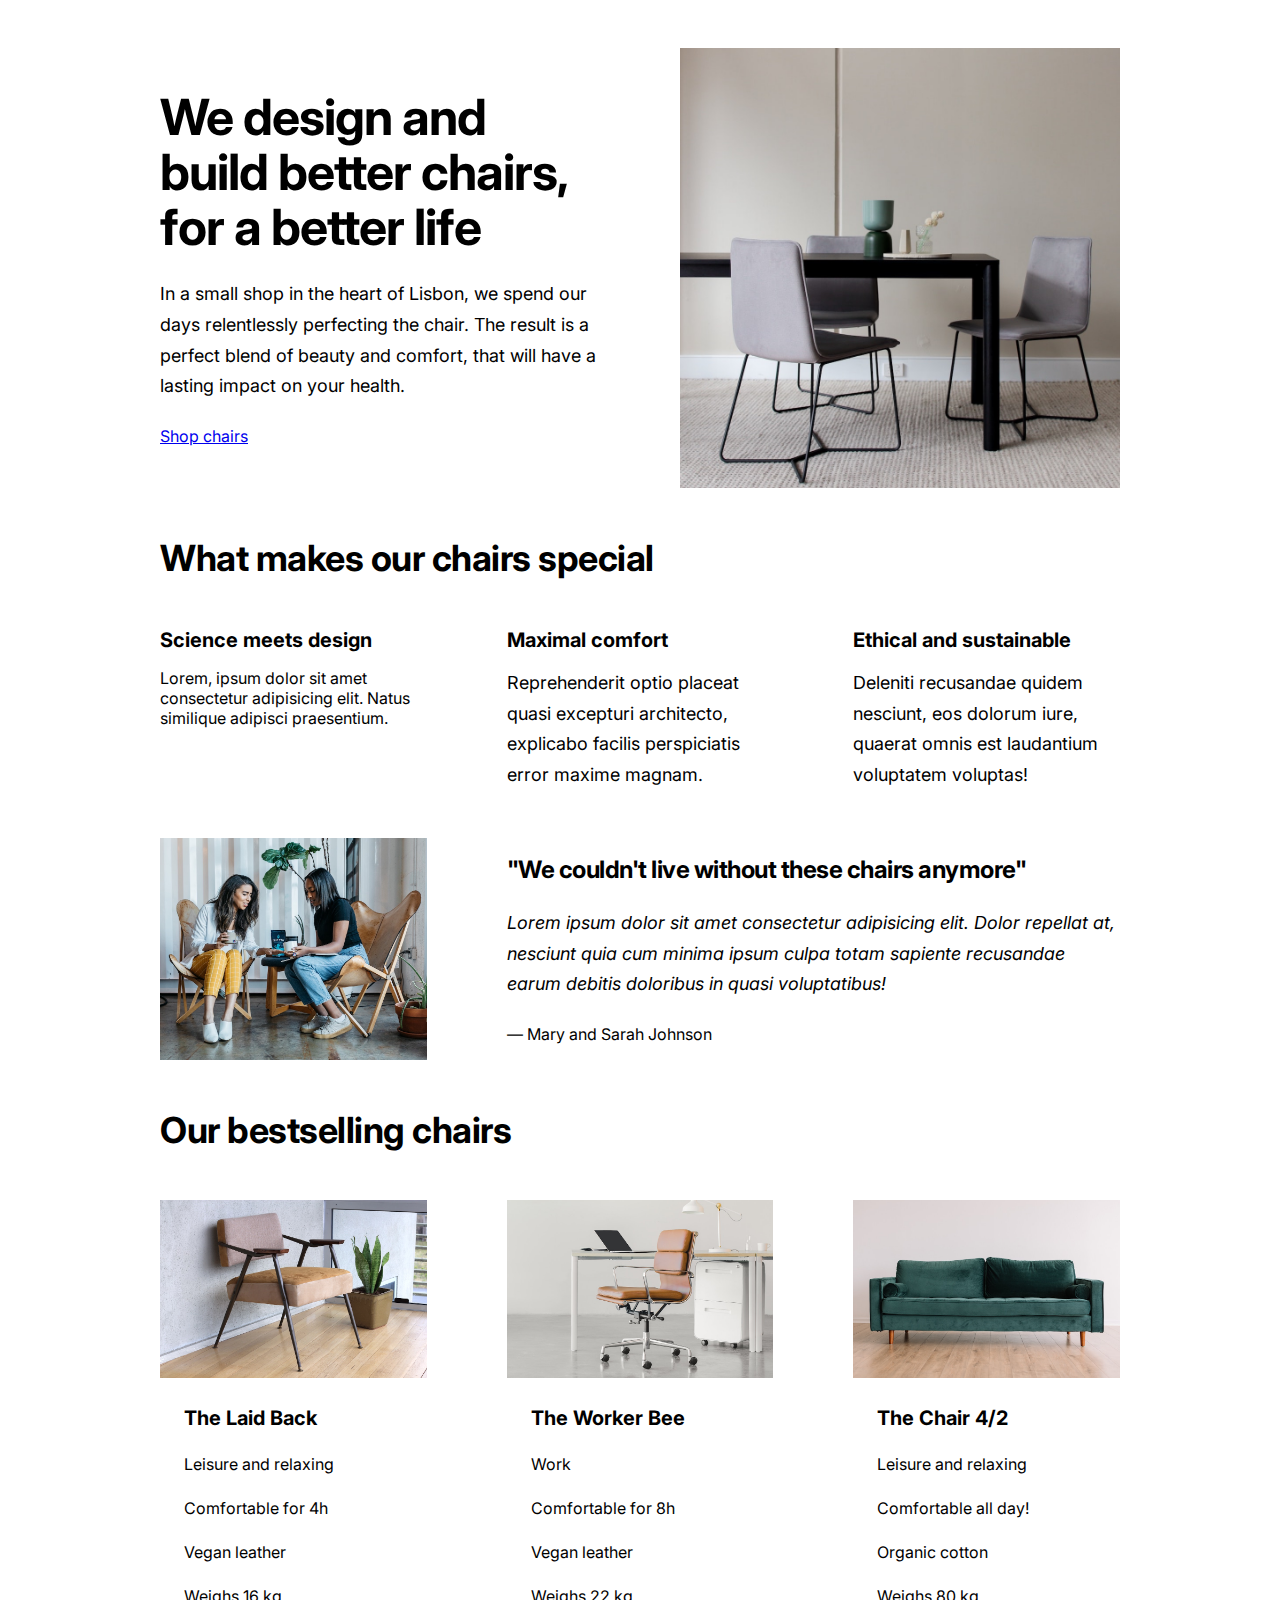
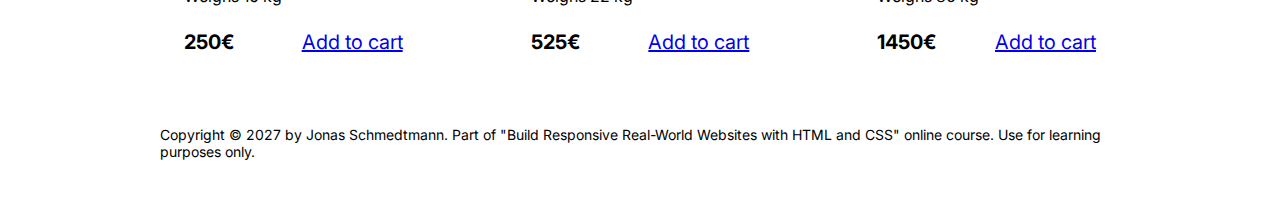
<file: design/05-Design/index.html>
<!DOCTYPE html>
<html lang="en">
  <head>
    <meta charset="UTF-8" />
    <meta http-equiv="X-UA-Compatible" content="IE=edge" />
    <meta name="viewport" content="width=device-width, initial-scale=1.0" />
    <link rel="preconnect" href="https://fonts.googleapis.com" />
    <link rel="preconnect" href="https://fonts.gstatic.com" crossorigin />
    <link
      href="https://fonts.googleapis.com/css2?family=Inter:wght@400;500;700&display=swap"
      rel="stylesheet"
    />

    <link rel="stylesheet" href="style.css" />
    <title>Lisbon Chair Shop</title>
  </head>
  <body>
    <div class="container">
      <header>
        <div class="header-text-box">
          <h1>We design and build better chairs, for a better life</h1>
          <p class="header-text">
            In a small shop in the heart of Lisbon, we spend our days
            relentlessly perfecting the chair. The result is a perfect blend of
            beauty and comfort, that will have a lasting impact on your health.
          </p>
          <a class="btn btn--big" href="#">Shop chairs</a>
        </div>
        <img src="hero.jpg" alt="Photo" />
      </header>

      <section>
        <h2>What makes our chairs special</h2>
        <div class="grid-3-cols">
          <div>
            <p class="features-title"><strong>Science meets design</strong></p>
            <p class="features-Text">
              Lorem, ipsum dolor sit amet consectetur adipisicing elit. Natus
              similique adipisci praesentium.
            </p>
          </div>

          <div>
            <p class="features-title">
              <strong>Maximal comfort</strong>
            </p>
            <p class="features-text">
              Reprehenderit optio placeat quasi excepturi architecto, explicabo
              facilis perspiciatis error maxime magnam.
            </p>
          </div>

          <div>
            <p class="features-title">
              <strong>Ethical and sustainable</strong>
            </p>
            <p class="features-text">
              Deleniti recusandae quidem nesciunt, eos dolorum iure, quaerat
              omnis est laudantium voluptatem voluptas!
            </p>
          </div>
        </div>
      </section>

      <section class="testimonial-section">
        <div class="grid-3-cols">
          <img src="customers.jpg" alt="People sitting on chairs" />
          <div class="testimonial-box">
            <h2>"We couldn't live without these chairs anymore"</h2>
            <blockquote class="testimonial-text">
              Lorem ipsum dolor sit amet consectetur adipisicing elit. Dolor
              repellat at, nesciunt quia cum minima ipsum culpa totam sapiente
              recusandae earum debitis doloribus in quasi voluptatibus!
            </blockquote>
            <p class="testimonial-author">&mdash; Mary and Sarah Johnson</p>
          </div>
        </div>
      </section>

      <section>
        <h2>Our bestselling chairs</h2>
        <div class="grid-3-cols">
          <figure class="chair">
            <img src="chair-1.jpg" alt="Chair" />
            <div class="chair-box">
              <h3>The Laid Back</h3>
              <ul class="chair-details">
                <li>
                  <!-- Span is a generic INLINE text element, it doesn't have any meaning. It's like a div element, but inline -->
                  <span>Leisure and relaxing</span>
                </li>
                <li>
                  <span>Comfortable for 4h</span>
                </li>
                <li>
                  <span>Vegan leather</span>
                </li>
                <li>
                  <span>Weighs 16 kg</span>
                </li>
              </ul>
              <div class="chair-price">
                <strong>250€</strong>
                <a href="#" class="btn btn--small">Add to cart</a>
              </div>
            </div>
          </figure>

          <figure class="chair">
            <img src="chair-2.jpg" alt="Chair" />
            <div class="chair-box">
              <h3>The Worker Bee</h3>
              <ul class="chair-details">
                <li>
                  <span>Work</span>
                </li>
                <li>
                  <span>Comfortable for 8h</span>
                </li>
                <li>
                  <span>Vegan leather</span>
                </li>
                <li>
                  <span>Weighs 22 kg</span>
                </li>
              </ul>
              <div class="chair-price">
                <strong>525€</strong>
                <a href="#" class="btn btn--small">Add to cart</a>
              </div>
            </div>
          </figure>

          <figure class="chair">
            <img src="chair-3.jpg" alt="Chair" />
            <div class="chair-box">
              <h3>The Chair 4/2</h3>
              <ul class="chair-details">
                <li>
                  <span>Leisure and relaxing</span>
                </li>
                <li>
                  <span>Comfortable all day!</span>
                </li>
                <li>
                  <span>Organic cotton</span>
                </li>
                <li>
                  <span>Weighs 80 kg</span>
                </li>
              </ul>
              <div class="chair-price">
                <strong>1450€</strong>
                <a href="#" class="btn btn--small">Add to cart</a>
              </div>
            </div>
          </figure>
        </div>
      </section>

      <footer>
        Copyright &copy; 2027 by Jonas Schmedtmann. Part of "Build Responsive
        Real-World Websites with HTML and CSS" online course. Use for learning
        purposes only.
      </footer>
    </div>
  </body>
</html>
</file>
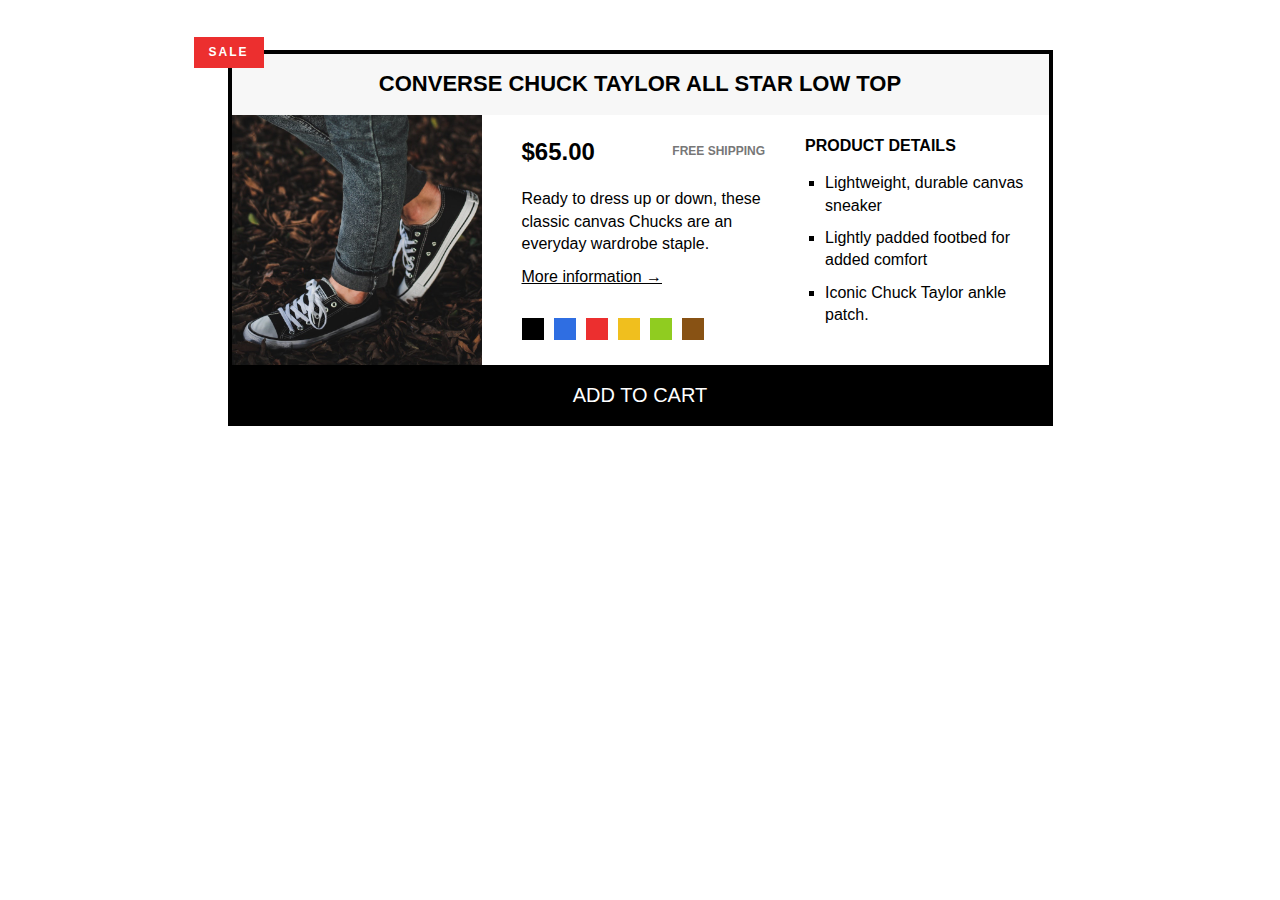
<file: html-css/challange 2/index.html>
<!DOCTYPE html>
<html lang="en">
  <head>
    <meta charset="UTF-8" />
    <link href="style.css" rel="stylesheet" />
    <title>Document</title>
  </head>
  <body></body>

  <article class="product">
    <h2 class="product-title">Converse Chuck Taylor All Star Low Top</h2>
    <div class="container">
      <img
        src="img/challenges.jpg"
        alt="Chuck Taylor All Star Shoe"
        height="250"
        width="250"
        class="product-img"
      />
      <div class="product-info">
        <div class="product-price">
          <p class="price"><strong>$65.00</strong></p>
          <p class="shipping">Free shipping</p>
        </div>
        <p class="sale">Sale</p>

        <p class="product-description">
          Ready to dress up or down, these classic canvas Chucks are an everyday
          wardrobe staple.
        </p>
        <a href="https://converse.com" target="_blank" class="more-info"
          >More information &rarr;</a
        >

        <div class="product-colors">
          <div class="color"></div>
          <div class="color color-blue"></div>
          <div class="color color-red"></div>
          <div class="color color-yellow"></div>
          <div class="color color-green"></div>
          <div class="color color-brown"></div>
        </div>
      </div>

      <div class="product-details">
        <h3 class="details-title">Product details</h3>
        <ul class="details-list">
          <li>Lightweight, durable canvas sneaker</li>
          <li>Lightly padded footbed for added comfort</li>
          <li>Iconic Chuck Taylor ankle patch.</li>
        </ul>
      </div>
    </div>
    <button class="add-cart">Add to cart</button>
  </article>
</html>
</file>
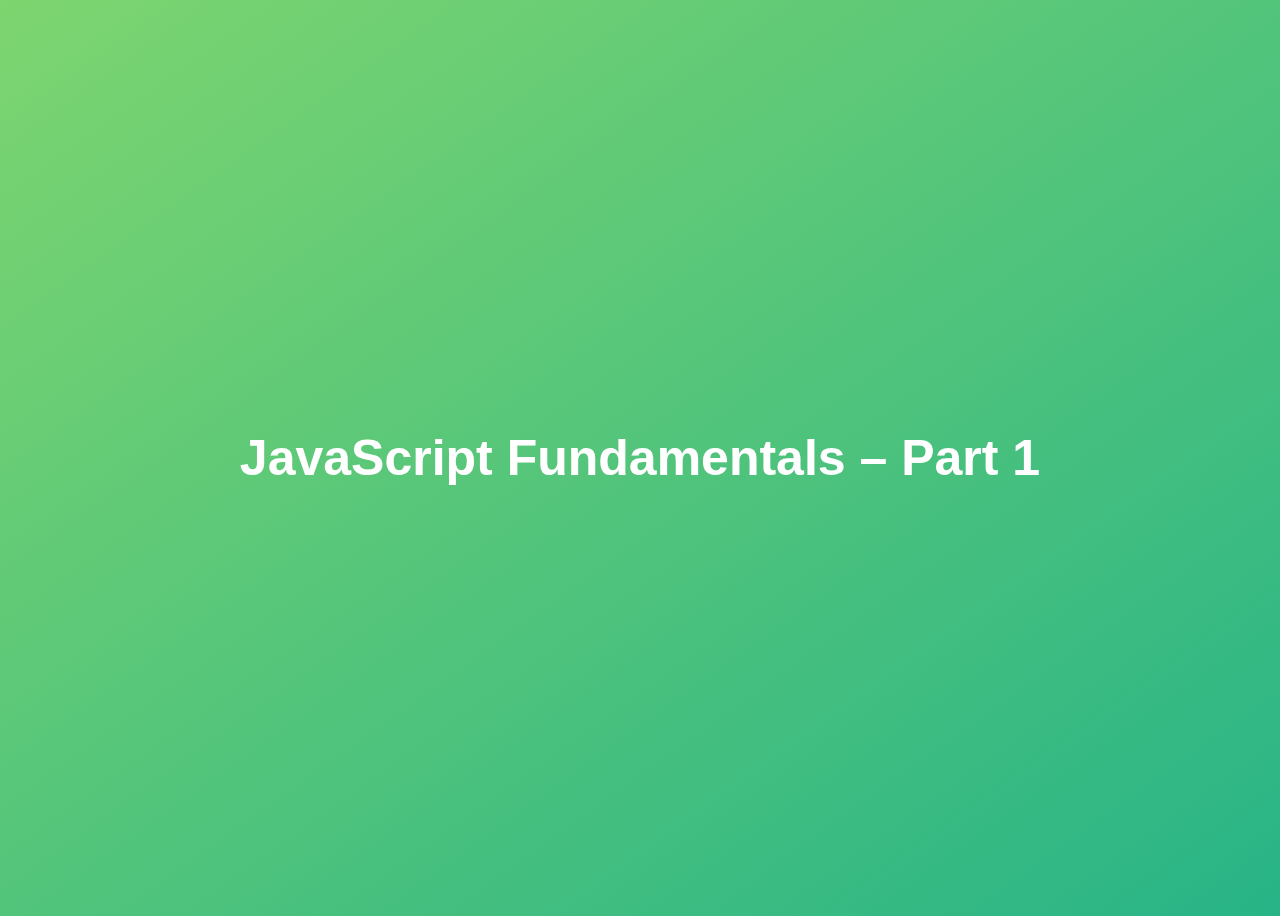
<file: javaScript/Fundamentals-Part-1/final/index.html>
<!DOCTYPE html>
<html lang="en">
  <head>
    <meta charset="UTF-8" />
    <meta name="viewport" content="width=device-width, initial-scale=1.0" />
    <meta http-equiv="X-UA-Compatible" content="ie=edge" />
    <title>JavaScript Fundamentals – Part 1</title>
    <style>
      body {
        height: 100vh;
        display: flex;
        align-items: center;
        background: linear-gradient(to top left, #28b487, #7dd56f);
      }
      h1 {
        font-family: sans-serif;
        font-size: 50px;
        line-height: 1.3;
        width: 100%;
        padding: 30px;
        text-align: center;
        color: white;
      }
    </style>
  </head>
  <body>
    <h1>JavaScript Fundamentals – Part 1</h1>

    <script src="script.js"></script>
  </body>
</html>
</file>
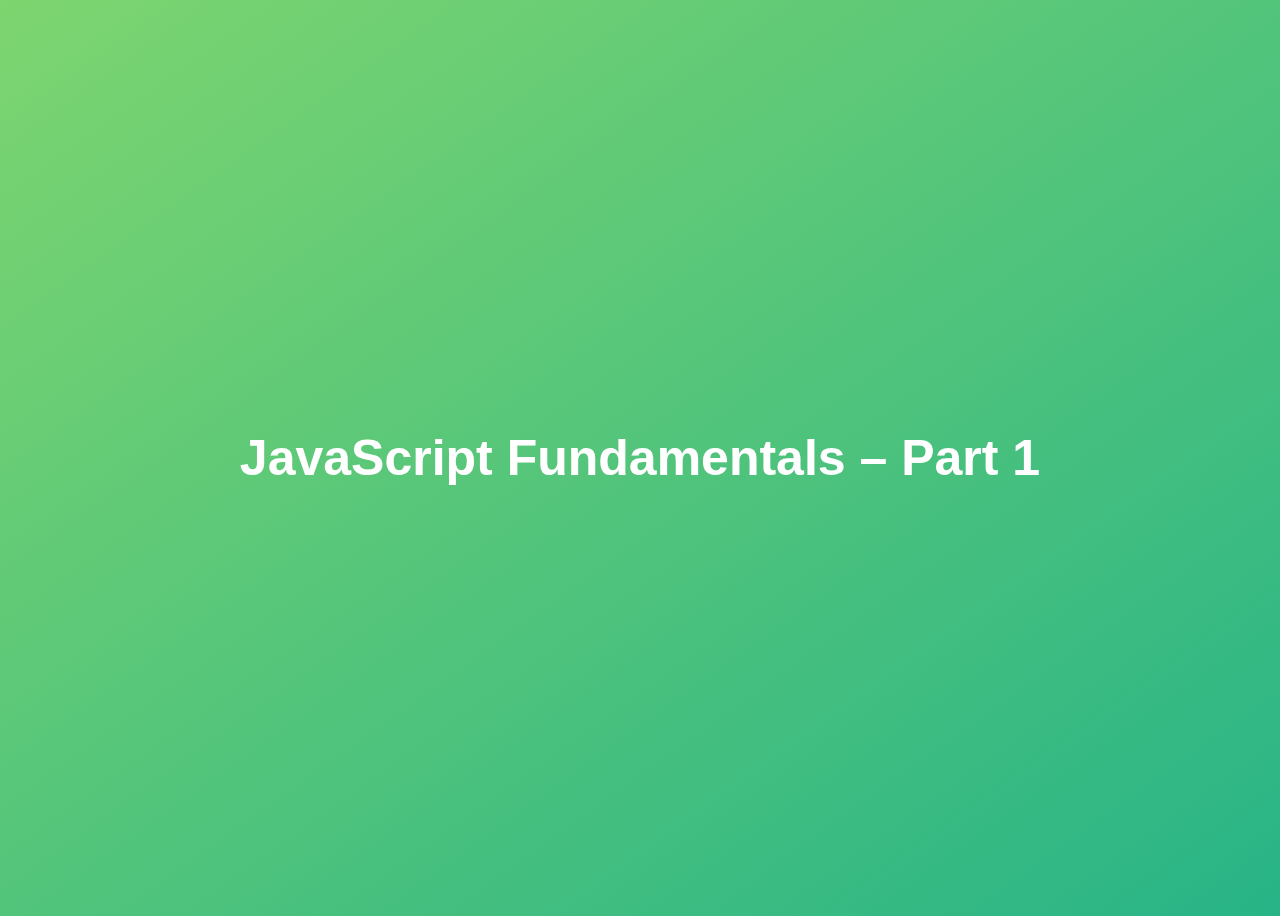
<file: javaScript/Fundamentals-Part-1/starter/index.html>
<!DOCTYPE html>
<html lang="en">
  <head>
    <meta charset="UTF-8" />
    <meta name="viewport" content="width=device-width, initial-scale=1.0" />
    <meta http-equiv="X-UA-Compatible" content="ie=edge" />
    <title>JavaScript Fundamentals – Part 1</title>
    <style>
      body {
        height: 100vh;
        display: flex;
        align-items: center;
        background: linear-gradient(to top left, #28b487, #7dd56f);
      }
      h1 {
        font-family: sans-serif;
        font-size: 50px;
        line-height: 1.3;
        width: 100%;
        padding: 30px;
        text-align: center;
        color: white;
      }
    </style>
  </head>
  <body>
    <h1>JavaScript Fundamentals – Part 1</h1>
    <script src="assignment.js"></script>
    <script src="script.js"></script>
  </body>
</html>
</file>
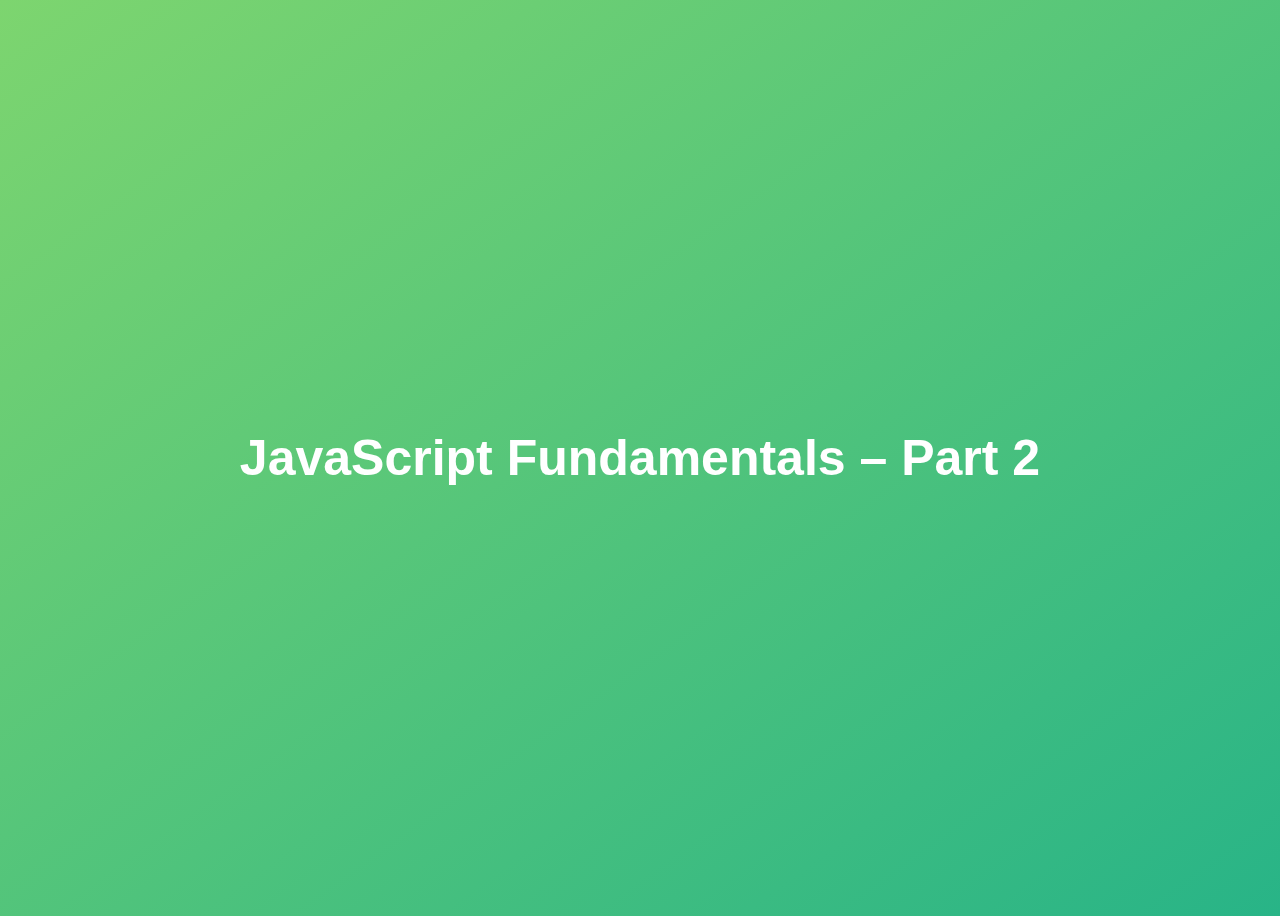
<file: javaScript/Fundamentals-Part-2/final/index.html>
<!DOCTYPE html>
<html lang="en">
  <head>
    <meta charset="UTF-8" />
    <meta name="viewport" content="width=device-width, initial-scale=1.0" />
    <meta http-equiv="X-UA-Compatible" content="ie=edge" />
    <title>JavaScript Fundamentals – Part 2</title>
    <style>
      body {
        height: 100vh;
        display: flex;
        align-items: center;
        background: linear-gradient(to top left, #28b487, #7dd56f);
      }
      h1 {
        font-family: sans-serif;
        font-size: 50px;
        line-height: 1.3;
        width: 100%;
        padding: 30px;
        text-align: center;
        color: white;
      }
    </style>
  </head>
  <body>
    <h1>JavaScript Fundamentals – Part 2</h1>
    <script src="script.js"></script>
  </body>
</html>
</file>
<file: design/05-Design/style.css>
/*
SPACING SYSTEM (px)
2 / 4 / 8 / 12 / 16 / 24 / 32 / 48 / 64 / 80 / 96 / 128

FONT SIZE SYSTEM (px)
10 / 12 / 14 / 16 / 18 / 20 / 24 / 30 / 36 / 44 / 52 / 62 / 74 / 86 / 98
*/

* {
  margin: 0;
  padding: 0;
  box-sizing: border-box;
}

/* ------------------------ */
/* GENERAL STYLES */
/* ------------------------ */
body {
  font-family: "Inter", sans-serif;
}

.container {
  width: 960px;
  margin: 0 auto;
}

header,
section {
  margin-bottom: 48px;
}

h2 {
  margin-bottom: 48px;
  /* 24 / 30 / 36 /  */
  font-size: 36px;
  letter-spacing: -0.5px;
}

.grid-3-cols {
  display: grid;
  grid-template-columns: repeat(3, 1fr);
  column-gap: 80px;
}

/* ------------------------ */
/* COMPONENT STYLES */
/* ------------------------ */

/* HEADER */
header {
  display: grid;
  grid-template-columns: repeat(2, 1fr);
  column-gap: 80px;
  margin-top: 48px;
}

.header-text-box {
  align-self: center;
}

h1 {
  margin-bottom: 24px;
  /* 44 / 52 / 62  */
  font-size: 50px;
  line-height: 1.1;
  letter-spacing: -1px;
}

.header-text {
  margin-bottom: 24px;
  font-size: 18px;
  line-height: 1.7;
}

img {
  width: 100%;
}

/* FEATURES */
.features-icon {
}

.features-title {
  margin-bottom: 16px;
  font-size: 20px;
}

.features-text {
  font-size: 18px;
  line-height: 1.7;
}

/* TESTIMONIAL */
.testimonial-section {
}

.testimonial-box {
  grid-column: 2 / -1;
  align-self: center;
}

.testimonial-box h2 {
  margin-bottom: 24px;
  /* 24 / 30 / 36 / */
  font-size: 24px;
}

.testimonial-text {
  font-style: italic;
  margin-bottom: 24px;
  font-size: 18px;
  line-height: 1.7;
}

/* CHAIRS */
.chair-box {
  padding: 24px;
}

h3 {
  margin-bottom: 24px;
  font-size: 20px;
}

.chair-details {
  list-style: none;
  margin-bottom: 24px;
}

.chair-details li {
  display: flex;
  align-items: center;
  gap: 12px;
  margin-bottom: 24px;
}

.chair-details li:last-child {
  margin-bottom: 0;
}

.chair-icon {
}

.chair-price {
  display: flex;
  justify-content: space-between;
  font-size: 20px;
}

footer {
  margin-bottom: 48px;
  font-size: 14px;
}
</file>
<file: html-css/challange 2/style.css>
* {
  margin: 0;
  padding: 0;
  box-sizing: border-box;
}

body {
  font-family: sans-serif;
  line-height: 1.4;
}

.clearfix::after {
  content: "";
  display: block;
  clear: both;
}

.container {
  /*   background-color: red; */
  display: flex;
  gap: 40px;
}

.product-img {
}

/* PRODUCT */
.product {
  border: 4px solid black;
  width: 825px;
  margin: 50px auto;
  position: relative;
}

.product-title {
  text-align: center;
  font-size: 22px;
  text-transform: uppercase;
  background-color: #f7f7f7;
  padding: 15px;
}

/* PRODUCT INFORMATION */
.product-info {
  /*  (825 - 8 - 250 - 80) / 2  */
  /* width: 243px; */
  flex: 1;

  margin-top: 20px;
}
.product-price {
  display: flex;
  justify-content: space-between;
  align-items: center;
  margin-bottom: 20px;
}
.price {
  font-size: 24px;
}

.shipping {
  font-size: 12px;
  text-transform: uppercase;
  font-weight: bold;
  color: #777;
}

.sale {
  background-color: #ec2f2f;
  color: #fff;
  font-size: 12px;
  text-transform: uppercase;
  font-weight: bold;
  letter-spacing: 2px;
  padding: 7px 15px;
  display: inline-block;
  position: absolute;
  top: -17px;
  left: -38px;

  /*   width: 40px;
  text-align: center; */
}

.product-description {
  margin-bottom: 10px;
}

.more-info:link,
.more-info:visited {
  color: black;
  margin-bottom: 30px;
  display: inline-block;
}

.more-info:hover,
.more-info:active {
  text-decoration: none;
}
.product-colors {
  display: flex;
  gap: 10px;
  margin-bottom: 20px;
}
.color {
  background-color: #000;
  height: 22px;
  width: 22px;
}

.color-blue {
  background-color: #2f6ee2;
}
.color-red {
  background-color: #ec2f2f;
}
.color-yellow {
  background-color: #f0bf1e;
}
.color-green {
  background-color: #90cc20;
}
.color-brown {
  background-color: #885214;
}

/* PRODUCT DETAILS */
.product-details {
  /* width: 243px; */
  flex: 1;

  margin-top: 20px;
}

.details-title {
  text-transform: uppercase;
  font-size: 16px;
  margin-bottom: 15px;
}

.details-list {
  list-style: square;
  margin-left: 20px;
}

.details-list li {
  margin-bottom: 10px;
}

/* BUTTON */
.add-cart {
  background-color: #000;
  border: none;
  color: #fff;
  font-size: 20px;
  text-transform: uppercase;
  cursor: pointer;
  padding: 15px;
  width: 100%;
  border-top: 4px solid black;
}

.add-cart:hover {
  color: #000;
  background-color: #fff;
}
</file>
